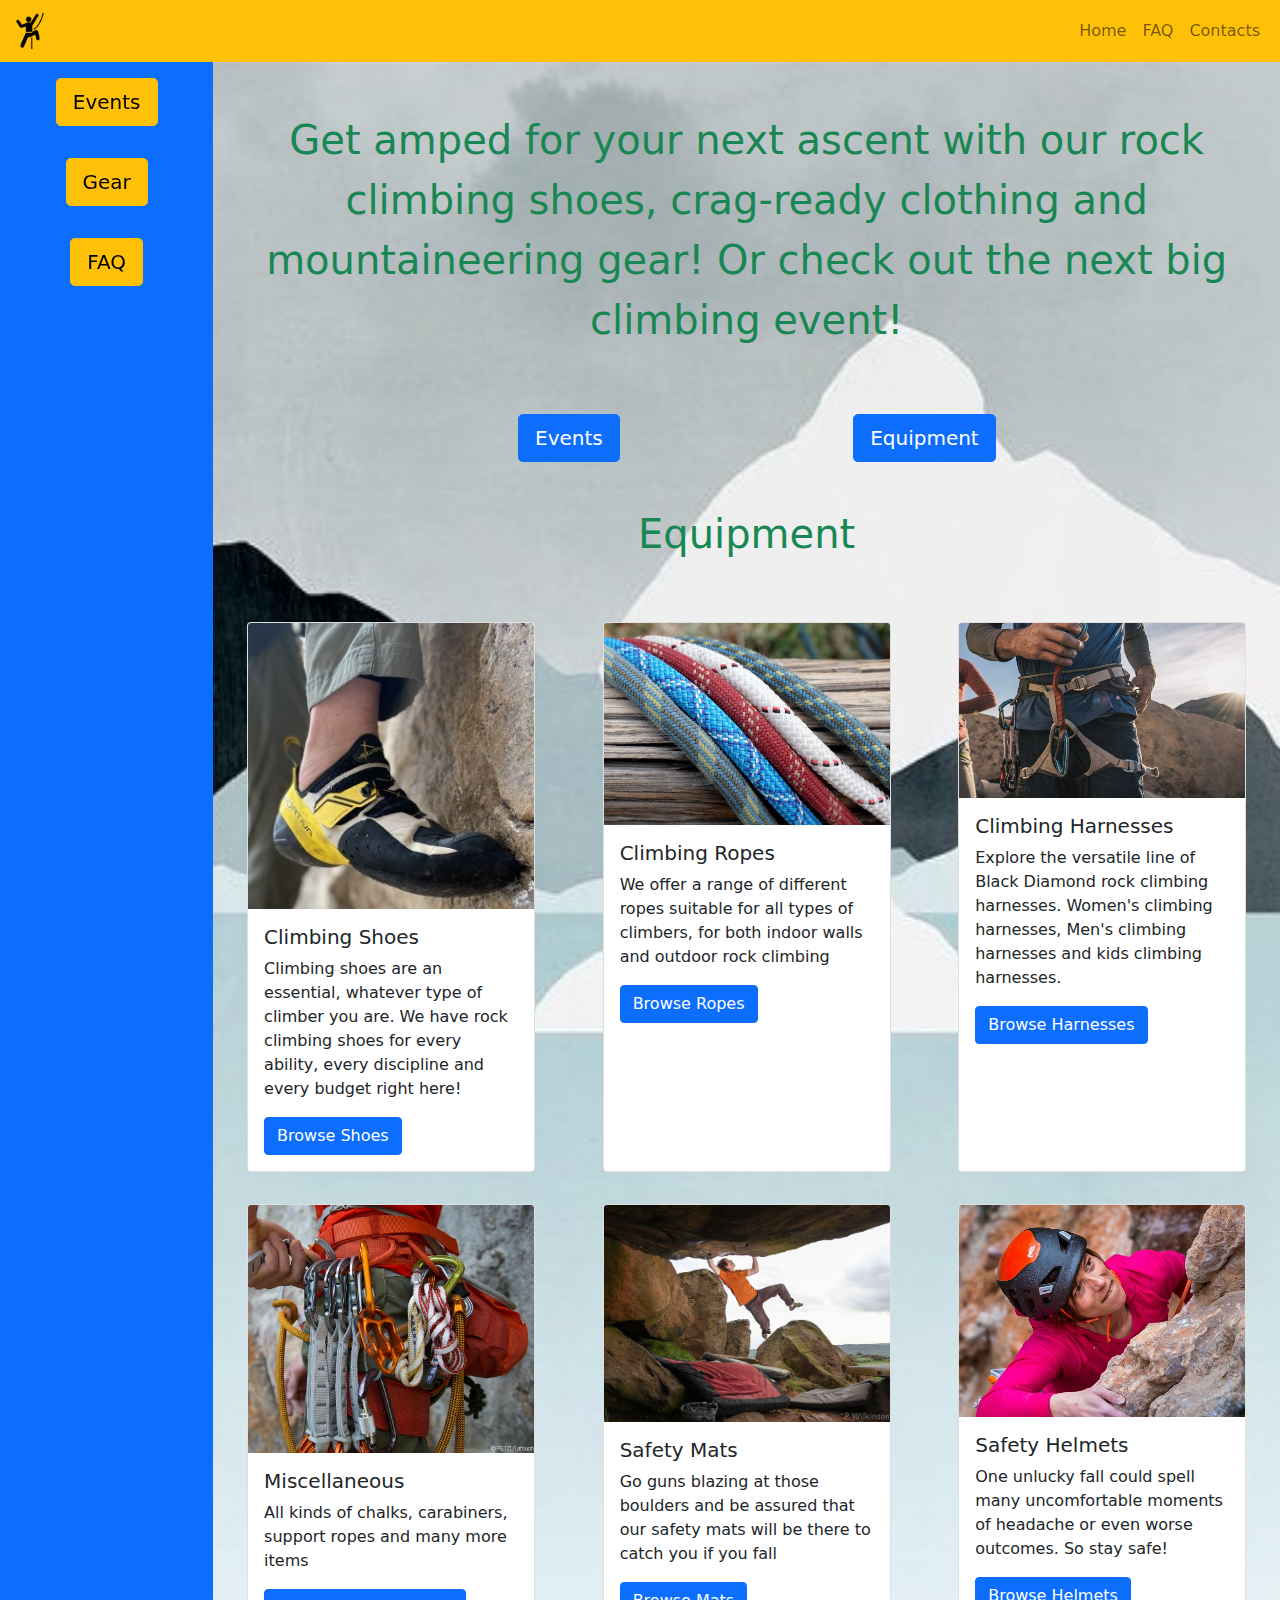
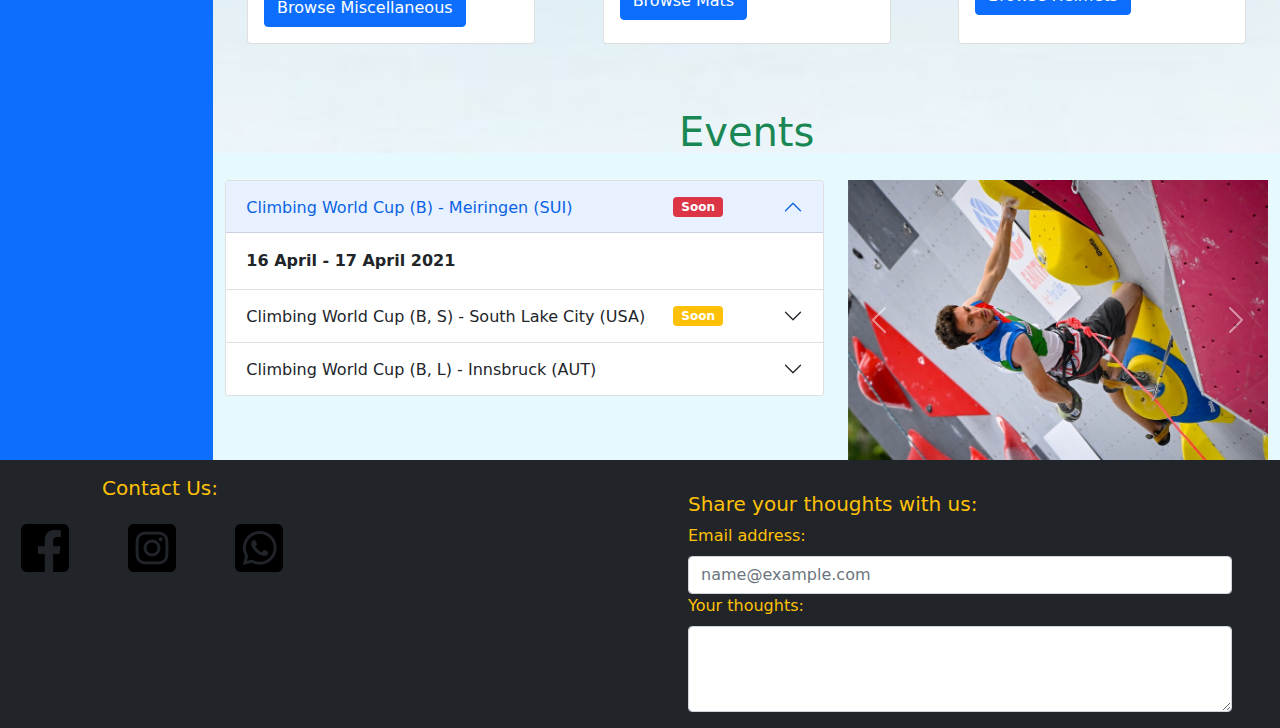
<file: bootstrap.html>
<!doctype html>
<html lang="en">
  <head>
    <!-- Required meta tags -->
    <meta charset="utf-8">
    <meta name="viewport" content="width=device-width, initial-scale=1">
    <meta name="author" content="Nikola Marin">
    <meta name="description" content="Web Programming Course Project: Bootstrap">
    <meta name="keywords" content="HTML, CSS, JavaScript">

    <!-- Bootstrap CSS -->
    <link rel="stylesheet" href="css/styles-bootstrap.css" type="text/css">
    <link href="https://cdn.jsdelivr.net/npm/bootstrap@5.1.3/dist/css/bootstrap.min.css" rel="stylesheet" integrity="sha384-1BmE4kWBq78iYhFldvKuhfTAU6auU8tT94WrHftjDbrCEXSU1oBoqyl2QvZ6jIW3" crossorigin="anonymous">

    <title>Bootstrap Page</title>
  </head>
  
  <body>
    <header class="container-fluid bg-warning m-0">
      <nav class="navbar navbar-expand-md navbar-light">
        <!-- Website logo -->
        <a href="#" class="navbar-brand">
          <img src="assets/website_logo.png" alt="Logo" width="36" height="36"/>
          <span class="visuallyHidden">Course Project NM</span>
        </a>
        <!-- Hamburger button-->
        <button class="navbar-toggler" type="button" data-bs-toggle="collapse" data-bs-target="#toggleMobileMenu" aria-controls="toggleMobileMenu"
        aria-expanded="false" aria-label="Toggle navigation">
          <span class="navbar-toggler-icon"></span>
        </button>
        <!-- Nav links -->
        <div class="collapse navbar-collapse" id="toggleMobileMenu">
          <ul class="navbar-nav ms-auto text-center">
            <li>
              <a class="nav-link" href="#">Home</a>
            </li>
            <li>
              <a class="nav-link" href="#">FAQ</a>
            </li>
            <li>
              <a class="nav-link" href="#socials">Contacts</a>
            </li>
          </ul>

        </div>
      </nav>
    </header>


    <main class="container-fluid row p-0 m-0 bg-image bg-info" style="--bs-bg-opacity: .1;background-image: url(assets/background-photo.jpg); background-size: 100% auto; background-repeat: no-repeat;">
      <!-- Side bar -->
      <section class="col-2 bg-primary m-0 px-5 d-none d-md-block">
        <div class="sticky-top">
          <div class="d-flex justify-content-center py-3">
            <button type="button" class="btn btn-lg btn-warning">Events</button>
          </div>
          <div class="d-flex justify-content-center py-3">
            <button type="button" class="btn btn-lg btn-warning">Gear</button>
          </div>
          <div class="d-flex justify-content-center py-3">
            <button type="button" class="btn btn-lg btn-warning">FAQ</button>
          </div>
        </div>
        
      </section>
      
      <section class="col ">


        <!-- Intro text-->
        <div class="row px-2 mt-5">
          <div class="col text-center">
            <p class="fs-1 text-success">Get amped for your next ascent with our rock climbing shoes, crag-ready clothing and mountaineering gear! Or check out the next big climbing event!</p>
          </div>
        </div>
        


        <!-- Two buttons -->
        <div class="row mt-5 d-flex justify-content-center">
          <div class="col-6 col-lg-4 d-flex justify-content-center">
            <button type="button" class="btn btn-lg btn-primary">Events</button>
          </div>
          <div class="col-6 col-lg-4 d-flex justify-content-center">
            <button type="button" class="btn btn-lg btn-primary">Equipment</button>
          </div>
        </div>



        <!-- Categories -->
        <h2 class="h2 fs-1 pt-5 text-center text-success">Equipment</h2>
        <div class="row my-5">
          <div class="col-12 col-md-6 col-lg-4 d-flex justify-content-center py-3">
            <div class="card" style="width: 18rem;">
              <img src="assets/climbing_shoes.jpg" class="card-img-top" alt="...">
              <div class="card-body">
                <h5 class="card-title">Climbing Shoes</h5>
                <p class="card-text">Climbing shoes are an essential, whatever type of climber you are. We have rock climbing shoes for every ability, every discipline and every budget right here!</p>
                <a href="#" class="btn btn-primary">Browse Shoes</a>
              </div>
            </div>
          </div>
        
          <div class="col-12 col-md-6 col-lg-4 d-flex justify-content-center py-3">
            <div class="card" style="width: 18rem;">
              <img src="assets/climbing_ropes.jpg" class="card-img-top" alt="...">
              <div class="card-body">
                <h5 class="card-title">Climbing Ropes</h5>
                <p class="card-text">We offer a range of different ropes suitable for all types of climbers, for both indoor walls and outdoor rock climbing</p>
                <a href="#" class="btn btn-primary">Browse Ropes</a>
              </div>
            </div>
          </div>

          <div class="col-12 col-md-6 col-lg-4 d-flex justify-content-center py-3">
            <div class="card" style="width: 18rem;">
              <img src="assets/climbing_harnesses.jpg" class="card-img-top" alt="...">
              <div class="card-body">
                <h5 class="card-title">Climbing Harnesses</h5>
                <p class="card-text">Explore the versatile line of Black Diamond rock climbing harnesses. Women's climbing harnesses, Men's climbing harnesses and kids climbing harnesses.</p>
                <a href="#" class="btn btn-primary">Browse Harnesses</a>
              </div>
            </div>
          </div>

          <div class="col-12 col-md-6 col-lg-4 d-flex justify-content-center py-3">
            <div class="card" style="width: 18rem;">
              <img src="assets/climbing_miscs.jpg" class="card-img-top" alt="...">
              <div class="card-body">
                <h5 class="card-title">Miscellaneous</h5>
                <p class="card-text">All kinds of chalks, carabiners, support ropes and many more items</p>
                <a href="#" class="btn btn-primary">Browse Miscellaneous</a>
              </div>
            </div>
          </div>
          
          <div class="d-none d-md-flex col-md-6 col-lg-4 justify-content-center py-3">
            <div class="card" style="width: 18rem;">
              <img src="assets/climbing_mats.jpg" class="card-img-top" alt="...">
              <div class="card-body">
                <h5 class="card-title">Safety Mats</h5>
                <p class="card-text">Go guns blazing at those boulders and be assured that our safety mats will be there to catch you if you fall</p>
                <a href="#" class="btn btn-primary">Browse Mats</a>
              </div>
            </div>
          </div>

          <div class="d-none d-md-flex col-md-6 col-lg-4 justify-content-center py-3">
            <div class="card" style="width: 18rem;">
              <img src="assets/climbing_helmets.jpg" class="card-img-top" alt="...">
              <div class="card-body">
                <h5 class="card-title">Safety Helmets</h5>
                <p class="card-text">One unlucky fall could spell many uncomfortable moments of headache or even worse outcomes. So stay safe!</p>
                <a href="#" class="btn btn-primary">Browse Helmets</a>
              </div>
            </div>
          </div>
        </div>


        <!-- Events -->
        <h2 class="h2 fs-1 pb-3 text-center text-success">Events</h2>
        <div class="row">
          <div class="accordion pb-5 col-lg-7" id="accordionPanelsStayOpenExample">
            <div class="accordion-item">
              <h2 class="accordion-header" id="panelsStayOpen-headingOne">
                <button class="accordion-button" type="button" data-bs-toggle="collapse" data-bs-target="#panelsStayOpen-collapseOne" aria-expanded="true" aria-controls="panelsStayOpen-collapseOne">
                  Climbing World Cup (B) - Meiringen (SUI) <span class="d-none d-sm-block badge position-absolute start-75 bg-danger">Soon</span>
                </button>
              </h2>
              <div id="panelsStayOpen-collapseOne" class="accordion-collapse collapse show" aria-labelledby="panelsStayOpen-headingOne">
                <div class="accordion-body">
                  <strong>16 April - 17 April 2021</strong>
                </div>
              </div>
            </div>
            <div class="accordion-item">
              <h2 class="accordion-header" id="panelsStayOpen-headingTwo">
                <button class="accordion-button collapsed" type="button" data-bs-toggle="collapse" data-bs-target="#panelsStayOpen-collapseTwo" aria-expanded="false" aria-controls="panelsStayOpen-collapseTwo">
                  Climbing World Cup (B, S) - South Lake City (USA) <span class="d-none d-sm-block badge position-absolute start-75 bg-warning">Soon</span>
                </button>
              </h2>
              <div id="panelsStayOpen-collapseTwo" class="accordion-collapse collapse" aria-labelledby="panelsStayOpen-headingTwo">
                <div class="accordion-body">
                  <strong>28 May - 30 May 2021</strong> 
                </div>
              </div>
            </div>
            <div class="accordion-item">
              <h2 class="accordion-header" id="panelsStayOpen-headingThree">
                <button class="accordion-button collapsed" type="button" data-bs-toggle="collapse" data-bs-target="#panelsStayOpen-collapseThree" aria-expanded="false" aria-controls="panelsStayOpen-collapseThree">
                  Climbing World Cup (B, L) - Innsbruck (AUT)
                </button>
              </h2>
              <div id="panelsStayOpen-collapseThree" class="accordion-collapse collapse" aria-labelledby="panelsStayOpen-headingThree">
                <div class="accordion-body">
                  <strong>23 June - 26 June 2021</strong> 
                </div>
              </div>
            </div>
          </div>

          <!-- Types of climbing carousel-->
          <div class="col-5 d-none d-lg-block">
            <div id="carouselExampleControls" class="carousel slide" data-bs-ride="carousel">
              <div class="carousel-inner">
                <div class="carousel-item active" data-bs-interval="5000">
                  <img src="assets/climber_1.jpg" class="d-block w-100" alt="Lead climbing">
                </div>
                <div class="carousel-item" data-bs-interval="5000">
                  <img src="assets/climber_2.png" class="d-block w-100" alt="Speed climbing">
                </div>
                <div class="carousel-item" data-bs-interval="5000">
                  <img src="assets/climber_3.jpg" class="d-block w-100" alt="Bouldering">
                </div>
              </div>
              <button class="carousel-control-prev" type="button" data-bs-target="#carouselExampleControls" data-bs-slide="prev">
                <span class="carousel-control-prev-icon" aria-hidden="true"></span>
                <span class="visually-hidden">Previous</span>
              </button>
              <button class="carousel-control-next" type="button" data-bs-target="#carouselExampleControls" data-bs-slide="next">
                <span class="carousel-control-next-icon" aria-hidden="true"></span>
                <span class="visually-hidden">Next</span>
              </button>
            </div>
          </div>
        </div>
        
      </section>
      
    </main>


    <footer id="socials" class="container-fluid bg-dark py-3">
      <div class="row">
        <!-- Social media -->
        <div class="col-12 col-md-6">
          <div class="row pb-3">
            <h5 class="col col-sm-6 text-center text-warning">Contact Us:</h5>
          </div>
          <div class="row pb-3">
            <div class="col-4 col-sm-2 text-center">
              <a href="#" class="navbar-brand">
                <img src="assets/icon_fb.png" alt="Facebook logo" width="48" height="48"/>
              </a>
            </div>
            <div class="col-4 col-sm-2 text-center">
              <a href="#" class="navbar-brand">
                <img src="assets/icon_ig.png" alt="Instagram logo" width="48" height="48"/>
              </a>
            </div>
            <div class="col-4 col-sm-2 text-center">
              <a href="#" class="navbar-brand">
                <img src="assets/icon_wa.png" alt="WhatsApp logo" width="48" height="48"/>
              </a>
            </div>
          </div>
        </div>
        <!-- Feedback form -->
        <div class="col-12 col-md-6 px-5 pt-3">
          <h5 class="text-warning">Share your thoughts with us:</h5>
          <div class="mb-0">
            <label for="exampleFormControlInput1" class="form-label text-warning">Email address:</label>
            <input type="email" class="form-control" id="exampleFormControlInput1" placeholder="name@example.com">
          </div>
          <div class="mb-0">
            <label for="exampleFormControlTextarea1" class="form-label text-warning">Your thoughts:</label>
            <textarea class="form-control" id="exampleFormControlTextarea1" rows="3"></textarea>
          </div>
        </div>
      </div>
      
    </footer>
    
    <script src="https://cdn.jsdelivr.net/npm/bootstrap@5.1.3/dist/js/bootstrap.bundle.min.js" integrity="sha384-ka7Sk0Gln4gmtz2MlQnikT1wXgYsOg+OMhuP+IlRH9sENBO0LRn5q+8nbTov4+1p" crossorigin="anonymous"></script>
  </body>
</html>
</file>
